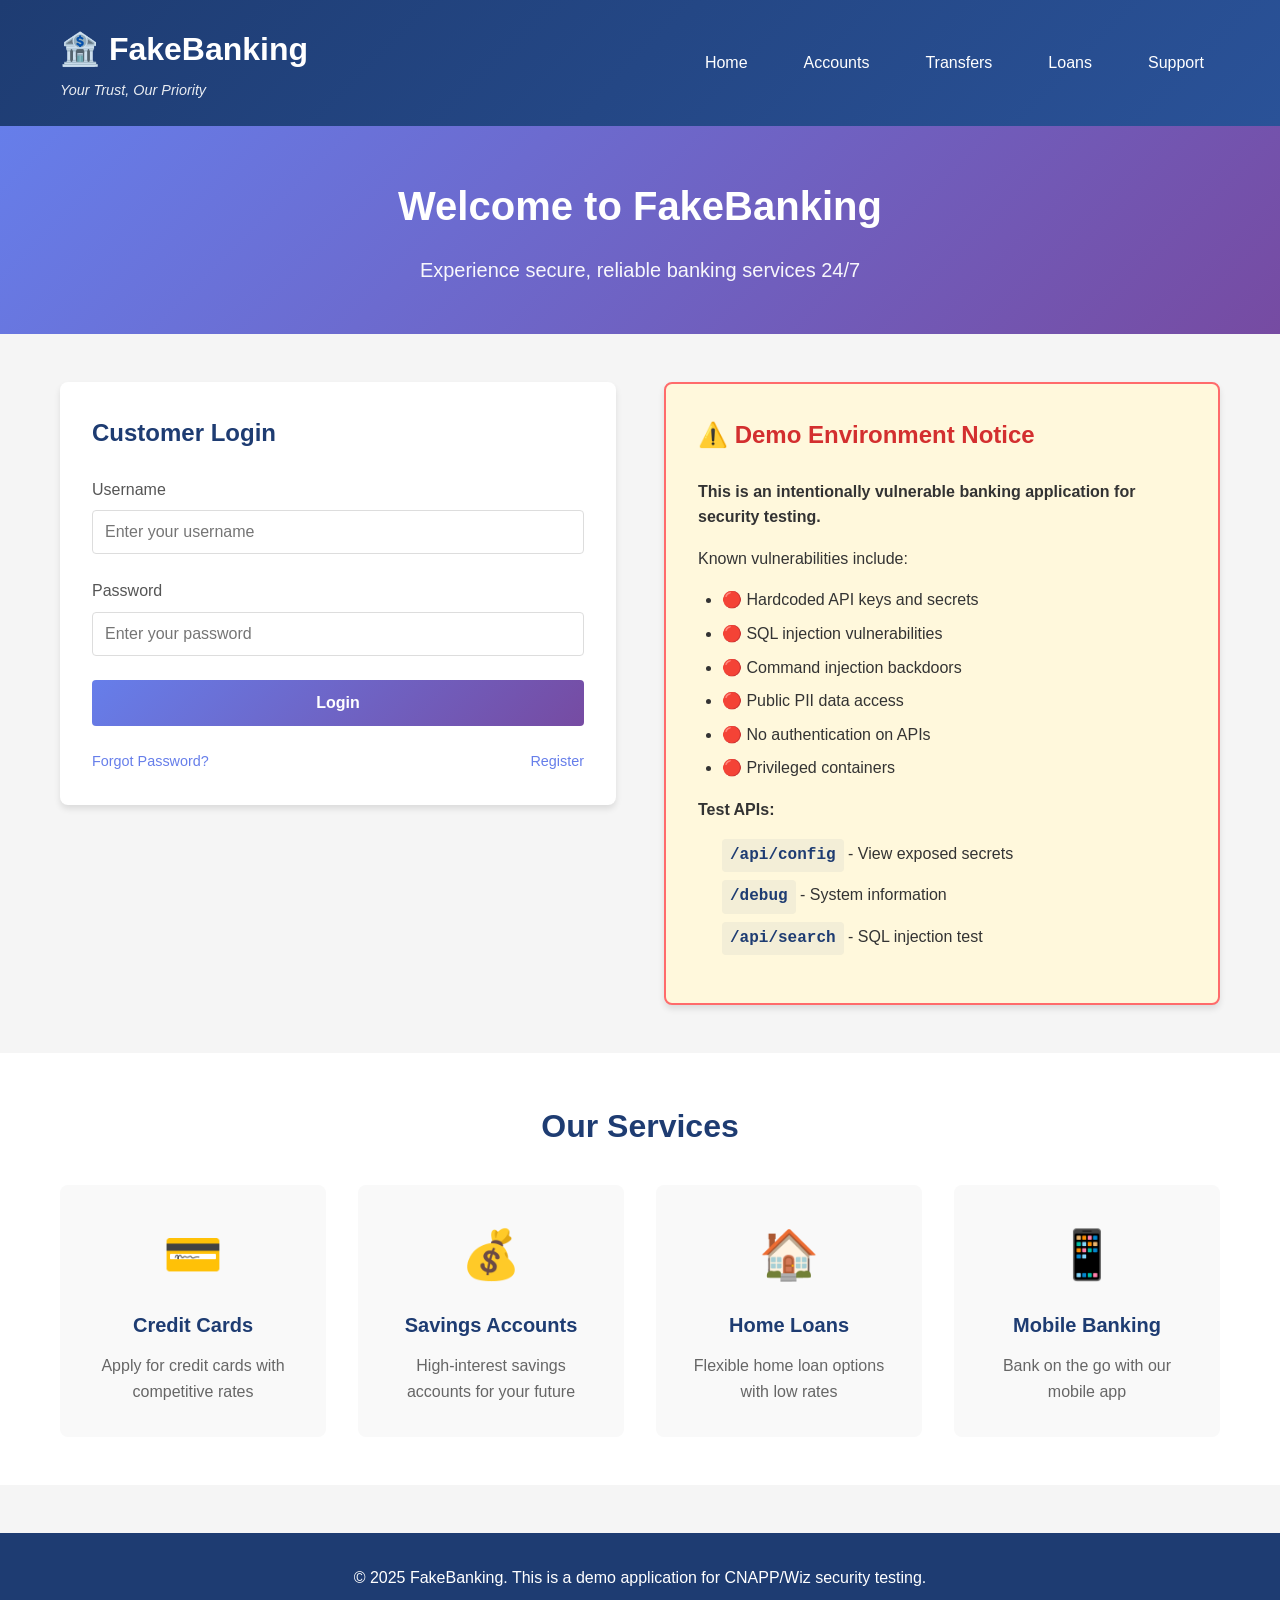
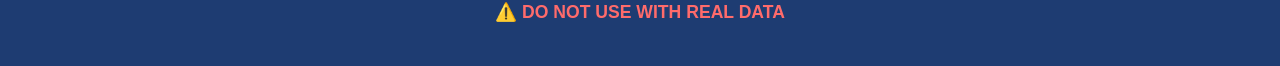
<file: microservices/homepage-service/target/classes/static/index.html>
<!DOCTYPE html>
<html lang="en">
<head>
    <meta charset="UTF-8">
    <meta name="viewport" content="width=device-width, initial-scale=1.0">
    <title>FakeBanking - Secure Online Banking</title>
    <link rel="stylesheet" href="style.css">
</head>
<body>
    <header>
        <div class="container">
            <div class="logo">
                <h1>🏦 FakeBanking</h1>
                <p class="tagline">Your Trust, Our Priority</p>
            </div>
            <nav>
                <a href="/">Home</a>
                <a href="/accounts">Accounts</a>
                <a href="/transfers">Transfers</a>
                <a href="/loans">Loans</a>
                <a href="/support">Support</a>
            </nav>
        </div>
    </header>

    <section class="hero">
        <div class="container">
            <h2>Welcome to FakeBanking</h2>
            <p>Experience secure, reliable banking services 24/7</p>
        </div>
    </section>

    <section class="login-section">
        <div class="container">
            <div class="login-box">
                <h3>Customer Login</h3>
                <form id="loginForm" onsubmit="return handleLogin(event)">
                    <div class="form-group">
                        <label for="username">Username</label>
                        <input type="text" id="username" name="username" placeholder="Enter your username" required>
                    </div>
                    <div class="form-group">
                        <label for="password">Password</label>
                        <input type="password" id="password" name="password" placeholder="Enter your password" required>
                    </div>
                    <button type="submit" class="btn-primary">Login</button>
                    <div class="form-links">
                        <a href="#" onclick="alert('Password reset functionality - Intentionally insecure!')">Forgot Password?</a>
                        <a href="#" onclick="showRegister(); return false;">Register</a>
                    </div>
                </form>

                <form id="registerForm" style="display: none;" onsubmit="return handleRegister(event)">
                    <div class="form-group">
                        <label for="reg-username">Username</label>
                        <input type="text" id="reg-username" name="username" placeholder="Choose a username" required>
                    </div>
                    <div class="form-group">
                        <label for="reg-password">Password</label>
                        <input type="password" id="reg-password" name="password" placeholder="Choose a password" required>
                    </div>
                    <div class="form-group">
                        <label for="reg-email">Email</label>
                        <input type="email" id="reg-email" name="email" placeholder="your.email@example.com" required>
                    </div>
                    <div class="form-group">
                        <label for="reg-ssn">SSN (Social Security Number)</label>
                        <input type="text" id="reg-ssn" name="ssn" placeholder="XXX-XX-XXXX" required>
                    </div>
                    <div class="form-group">
                        <label for="reg-creditcard">Credit Card Number</label>
                        <input type="text" id="reg-creditcard" name="creditcard" placeholder="XXXX-XXXX-XXXX-XXXX" required>
                    </div>
                    <button type="submit" class="btn-primary">Register</button>
                    <div class="form-links">
                        <a href="#" onclick="showLogin(); return false;">Back to Login</a>
                    </div>
                </form>
            </div>

            <div class="info-box">
                <h3>⚠️ Demo Environment Notice</h3>
                <p><strong>This is an intentionally vulnerable banking application for security testing.</strong></p>
                <p>Known vulnerabilities include:</p>
                <ul>
                    <li>🔴 Hardcoded API keys and secrets</li>
                    <li>🔴 SQL injection vulnerabilities</li>
                    <li>🔴 Command injection backdoors</li>
                    <li>🔴 Public PII data access</li>
                    <li>🔴 No authentication on APIs</li>
                    <li>🔴 Privileged containers</li>
                </ul>
                <p><strong>Test APIs:</strong></p>
                <ul class="api-links">
                    <li><a href="/api/config" target="_blank">/api/config</a> - View exposed secrets</li>
                    <li><a href="/debug" target="_blank">/debug</a> - System information</li>
                    <li><a href="/api/search?query=test" target="_blank">/api/search</a> - SQL injection test</li>
                </ul>
            </div>
        </div>
    </section>

    <section class="features">
        <div class="container">
            <h2>Our Services</h2>
            <div class="feature-grid">
                <div class="feature-card">
                    <div class="icon">💳</div>
                    <h3>Credit Cards</h3>
                    <p>Apply for credit cards with competitive rates</p>
                </div>
                <div class="feature-card">
                    <div class="icon">💰</div>
                    <h3>Savings Accounts</h3>
                    <p>High-interest savings accounts for your future</p>
                </div>
                <div class="feature-card">
                    <div class="icon">🏠</div>
                    <h3>Home Loans</h3>
                    <p>Flexible home loan options with low rates</p>
                </div>
                <div class="feature-card">
                    <div class="icon">📱</div>
                    <h3>Mobile Banking</h3>
                    <p>Bank on the go with our mobile app</p>
                </div>
            </div>
        </div>
    </section>

    <footer>
        <div class="container">
            <p>&copy; 2025 FakeBanking. This is a demo application for CNAPP/Wiz security testing.</p>
            <p><strong>⚠️ DO NOT USE WITH REAL DATA</strong></p>
        </div>
    </footer>

    <script>
        function handleLogin(event) {
            event.preventDefault();
            const username = document.getElementById('username').value;
            const password = document.getElementById('password').value;

            // Intentionally insecure: Sending credentials without HTTPS
            fetch('/api/login?username=' + username + '&password=' + password, {
                method: 'POST'
            })
            .then(response => response.json())
            .then(data => {
                if (data.success) {
                    alert('Login Successful!\\n\\n' +
                          'User ID: ' + data.userId + '\\n' +
                          'Username: ' + data.username + '\\n' +
                          'Email: ' + data.email + '\\n' +
                          'Account Balance: $' + data.accountBalance + '\\n' +
                          '⚠️ WARNING: SSN and Credit Card exposed: ' + data.ssn + ', ' + data.creditCard);
                    window.location.href = '/dashboard.html?userId=' + data.userId;
                } else {
                    alert('Login Failed: ' + data.message + '\\n\\nTry: username=admin, password=admin123\\nOr try SQL injection: username=admin\\'--');
                }
            })
            .catch(error => {
                alert('Error: ' + error);
            });
            return false;
        }

        function showRegister() {
            document.getElementById('loginForm').style.display = 'none';
            document.getElementById('registerForm').style.display = 'block';
        }

        function showLogin() {
            document.getElementById('registerForm').style.display = 'none';
            document.getElementById('loginForm').style.display = 'block';
        }

        function handleRegister(event) {
            event.preventDefault();
            const username = document.getElementById('reg-username').value;
            const password = document.getElementById('reg-password').value;
            const email = document.getElementById('reg-email').value;
            const ssn = document.getElementById('reg-ssn').value;
            const creditCard = document.getElementById('reg-creditcard').value;

            // Intentionally insecure: Sending PII without encryption
            fetch('/api/register?username=' + username + '&password=' + password +
                  '&email=' + email + '&ssn=' + ssn + '&creditCard=' + creditCard, {
                method: 'POST'
            })
            .then(response => response.json())
            .then(data => {
                if (data.success) {
                    alert('Registration Successful!\\n\\n' +
                          'User ID: ' + data.userId + '\\n' +
                          'Initial Balance: $' + data.balance.toFixed(2) + '\\n\\n' +
                          '⚠️ Your data is stored in PLAINTEXT in an exposed database!');
                    showLogin();
                } else {
                    alert('Registration Failed: ' + data.error);
                }
            })
            .catch(error => {
                alert('Error: ' + error);
            });
            return false;
        }
    </script>
</body>
</html>
</file>
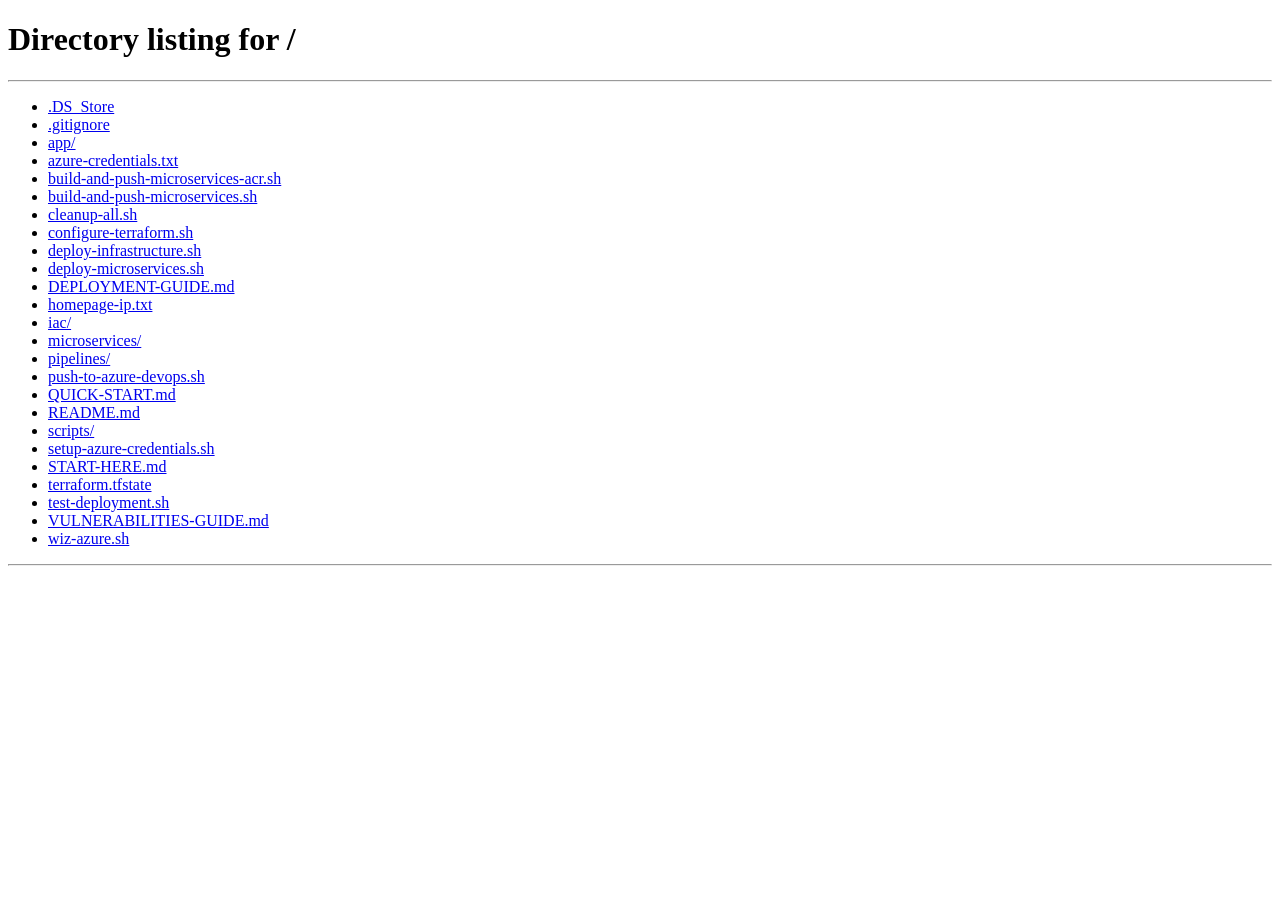
<file: microservices/homepage-service/target/classes/static/dashboard.html>
<!DOCTYPE html>
<html lang="en">
<head>
    <meta charset="UTF-8">
    <meta name="viewport" content="width=device-width, initial-scale=1.0">
    <title>FakeBanking - Account Dashboard</title>
    <link rel="stylesheet" href="style.css">
    <style>
        .dashboard-container {
            max-width: 1200px;
            margin: 2rem auto;
            padding: 0 20px;
        }

        .account-header {
            background: linear-gradient(135deg, #667eea 0%, #764ba2 100%);
            color: white;
            padding: 2rem;
            border-radius: 8px;
            margin-bottom: 2rem;
        }

        .balance-display {
            font-size: 2.5rem;
            font-weight: bold;
            margin: 1rem 0;
        }

        .dashboard-grid {
            display: grid;
            grid-template-columns: repeat(auto-fit, minmax(300px, 1fr));
            gap: 2rem;
            margin-bottom: 2rem;
        }

        .dashboard-card {
            background: white;
            padding: 1.5rem;
            border-radius: 8px;
            box-shadow: 0 4px 6px rgba(0, 0, 0, 0.1);
        }

        .dashboard-card h3 {
            color: #1e3c72;
            margin-bottom: 1rem;
        }

        .info-row {
            display: flex;
            justify-content: space-between;
            padding: 0.5rem 0;
            border-bottom: 1px solid #eee;
        }

        .danger-zone {
            background: #fff8dc;
            border: 2px solid #ff6b6b;
            padding: 1.5rem;
            border-radius: 8px;
            margin-top: 2rem;
        }

        .btn-danger {
            background: #ff6b6b;
            color: white;
            padding: 0.5rem 1rem;
            border: none;
            border-radius: 4px;
            cursor: pointer;
            margin: 0.5rem;
        }

        .btn-danger:hover {
            background: #d32f2f;
        }
    </style>
</head>
<body>
    <header>
        <div class="container">
            <div class="logo">
                <h1>🏦 FakeBanking</h1>
                <p class="tagline">Your Trust, Our Priority</p>
            </div>
            <nav>
                <a href="/">Home</a>
                <a href="/dashboard.html">Dashboard</a>
                <a href="#" onclick="logout()">Logout</a>
            </nav>
        </div>
    </header>

    <div class="dashboard-container">
        <div class="account-header">
            <h2>Welcome back, <span id="username">User</span>!</h2>
            <div class="balance-display">Account Balance: $<span id="balance">0.00</span></div>
            <p>User ID: <span id="userId">N/A</span></p>
        </div>

        <div class="dashboard-grid">
            <div class="dashboard-card">
                <h3>Personal Information</h3>
                <div class="info-row">
                    <span>Email:</span>
                    <span id="email">N/A</span>
                </div>
                <div class="info-row">
                    <span>SSN:</span>
                    <span id="ssn">N/A</span>
                </div>
                <div class="info-row">
                    <span>Credit Card:</span>
                    <span id="creditCard">N/A</span>
                </div>
                <div class="info-row">
                    <span>Password:</span>
                    <span id="password">N/A</span>
                </div>
            </div>

            <div class="dashboard-card">
                <h3>Quick Actions</h3>
                <button class="btn-primary" onclick="viewTransactions()">View Transactions</button>
                <button class="btn-primary" onclick="makePayment()">Make Payment</button>
                <button class="btn-primary" onclick="transferFunds()">Transfer Funds</button>
            </div>

            <div class="dashboard-card">
                <h3>Account Summary</h3>
                <div class="info-row">
                    <span>Account Type:</span>
                    <span>Checking</span>
                </div>
                <div class="info-row">
                    <span>Account Status:</span>
                    <span style="color: green;">Active</span>
                </div>
                <div class="info-row">
                    <span>Member Since:</span>
                    <span>2025</span>
                </div>
            </div>
        </div>

        <div class="danger-zone">
            <h3>⚠️ Vulnerability Test Zone</h3>
            <p>Test the intentional vulnerabilities in this application:</p>
            <button class="btn-danger" onclick="testSQLInjection()">Test SQL Injection</button>
            <button class="btn-danger" onclick="testCommandInjection()">Test Command Injection</button>
            <button class="btn-danger" onclick="testPathTraversal()">Test Path Traversal</button>
            <button class="btn-danger" onclick="viewSecrets()">View Exposed Secrets</button>
            <button class="btn-danger" onclick="viewDebugInfo()">View Debug Info</button>
        </div>
    </div>

    <footer>
        <div class="container">
            <p>&copy; 2025 FakeBanking. This is a demo application for CNAPP/Wiz security testing.</p>
            <p><strong>⚠️ DO NOT USE WITH REAL DATA</strong></p>
        </div>
    </footer>

    <script>
        // Get userId from URL parameters
        const urlParams = new URLSearchParams(window.location.search);
        const userId = urlParams.get('userId');

        if (!userId) {
            alert('Not authenticated! Redirecting to login...');
            window.location.href = '/';
        } else {
            loadAccountData(userId);
        }

        function loadAccountData(userId) {
            // Vulnerable: No authentication token, anyone with userId can access data
            fetch('/api/account/' + userId)
                .then(response => response.json())
                .then(data => {
                    if (data.userId) {
                        document.getElementById('userId').textContent = data.userId;
                        document.getElementById('username').textContent = data.username;
                        document.getElementById('balance').textContent = data.balance.toFixed(2);
                        document.getElementById('email').textContent = data.email;
                        document.getElementById('ssn').textContent = data.ssn;
                        document.getElementById('creditCard').textContent = data.creditCard;
                        document.getElementById('password').textContent = data.password;
                    } else {
                        alert('Failed to load account data');
                    }
                })
                .catch(error => {
                    alert('Error: ' + error);
                });
        }

        function logout() {
            alert('Logging out... (No session management - intentionally insecure)');
            window.location.href = '/';
        }

        function viewTransactions() {
            alert('Transactions feature - Would show all transactions without proper authorization');
        }

        function makePayment() {
            alert('Payment feature - Would process payments without proper validation');
        }

        function transferFunds() {
            alert('Transfer feature - Would allow transfers without CSRF protection');
        }

        function testSQLInjection() {
            const query = prompt("Enter SQL injection payload (e.g., ' OR '1'='1):", "test");
            if (query) {
                window.open('/api/search?query=' + encodeURIComponent(query), '_blank');
            }
        }

        function testCommandInjection() {
            const cmd = prompt("Enter command to execute (e.g., ls -la):", "whoami");
            if (cmd) {
                fetch('/api/execute?cmd=' + encodeURIComponent(cmd))
                    .then(response => response.json())
                    .then(data => {
                        alert('Command Output:\n\n' + data.output);
                    });
            }
        }

        function testPathTraversal() {
            const filename = prompt("Enter file path (e.g., /etc/passwd):", "/etc/hosts");
            if (filename) {
                fetch('/api/readfile?filename=' + encodeURIComponent(filename))
                    .then(response => response.json())
                    .then(data => {
                        if (data.content) {
                            alert('File Contents:\n\n' + data.content);
                        } else {
                            alert('Error: ' + data.error);
                        }
                    });
            }
        }

        function viewSecrets() {
            window.open('/api/config', '_blank');
        }

        function viewDebugInfo() {
            window.open('/debug', '_blank');
        }
    </script>
</body>
</html>
</file>
<file: microservices/homepage-service/target/classes/static/style.css>
/* FakeBanking - Intentionally Vulnerable Banking Application Styles */

* {
    margin: 0;
    padding: 0;
    box-sizing: border-box;
}

body {
    font-family: -apple-system, BlinkMacSystemFont, 'Segoe UI', Roboto, 'Helvetica Neue', Arial, sans-serif;
    line-height: 1.6;
    color: #333;
    background-color: #f5f5f5;
}

.container {
    max-width: 1200px;
    margin: 0 auto;
    padding: 0 20px;
}

/* Header Styles */
header {
    background: linear-gradient(135deg, #1e3c72 0%, #2a5298 100%);
    color: white;
    padding: 1.5rem 0;
    box-shadow: 0 2px 10px rgba(0, 0, 0, 0.1);
}

header .container {
    display: flex;
    justify-content: space-between;
    align-items: center;
}

.logo h1 {
    font-size: 2rem;
    font-weight: 700;
    margin-bottom: 0.25rem;
}

.tagline {
    font-size: 0.9rem;
    opacity: 0.9;
    font-style: italic;
}

nav {
    display: flex;
    gap: 1.5rem;
}

nav a {
    color: white;
    text-decoration: none;
    font-weight: 500;
    padding: 0.5rem 1rem;
    border-radius: 4px;
    transition: background-color 0.3s;
}

nav a:hover {
    background-color: rgba(255, 255, 255, 0.1);
}

/* Hero Section */
.hero {
    background: linear-gradient(135deg, #667eea 0%, #764ba2 100%);
    color: white;
    padding: 3rem 0;
    text-align: center;
}

.hero h2 {
    font-size: 2.5rem;
    margin-bottom: 1rem;
}

.hero p {
    font-size: 1.25rem;
    opacity: 0.95;
}

/* Login Section */
.login-section {
    padding: 3rem 0;
}

.login-section .container {
    display: grid;
    grid-template-columns: 1fr 1fr;
    gap: 3rem;
    align-items: start;
}

.login-box, .info-box {
    background: white;
    padding: 2rem;
    border-radius: 8px;
    box-shadow: 0 4px 6px rgba(0, 0, 0, 0.1);
}

.login-box h3, .info-box h3 {
    font-size: 1.5rem;
    margin-bottom: 1.5rem;
    color: #1e3c72;
}

.form-group {
    margin-bottom: 1.5rem;
}

.form-group label {
    display: block;
    margin-bottom: 0.5rem;
    font-weight: 500;
    color: #555;
}

.form-group input {
    width: 100%;
    padding: 0.75rem;
    border: 1px solid #ddd;
    border-radius: 4px;
    font-size: 1rem;
    transition: border-color 0.3s;
}

.form-group input:focus {
    outline: none;
    border-color: #667eea;
    box-shadow: 0 0 0 3px rgba(102, 126, 234, 0.1);
}

.btn-primary {
    width: 100%;
    padding: 0.875rem;
    background: linear-gradient(135deg, #667eea 0%, #764ba2 100%);
    color: white;
    border: none;
    border-radius: 4px;
    font-size: 1rem;
    font-weight: 600;
    cursor: pointer;
    transition: transform 0.2s, box-shadow 0.2s;
}

.btn-primary:hover {
    transform: translateY(-2px);
    box-shadow: 0 4px 12px rgba(102, 126, 234, 0.4);
}

.form-links {
    margin-top: 1.5rem;
    display: flex;
    justify-content: space-between;
}

.form-links a {
    color: #667eea;
    text-decoration: none;
    font-size: 0.9rem;
}

.form-links a:hover {
    text-decoration: underline;
}

/* Info Box */
.info-box {
    background: #fff8dc;
    border: 2px solid #ff6b6b;
}

.info-box h3 {
    color: #d32f2f;
}

.info-box p {
    margin-bottom: 1rem;
    line-height: 1.6;
}

.info-box ul {
    margin-left: 1.5rem;
    margin-bottom: 1rem;
}

.info-box li {
    margin-bottom: 0.5rem;
}

.api-links {
    list-style: none;
    margin-left: 0;
}

.api-links li {
    margin-bottom: 0.5rem;
}

.api-links a {
    color: #1e3c72;
    text-decoration: none;
    font-family: 'Courier New', monospace;
    font-weight: 600;
    padding: 0.25rem 0.5rem;
    background: rgba(30, 60, 114, 0.05);
    border-radius: 4px;
    display: inline-block;
}

.api-links a:hover {
    background: rgba(30, 60, 114, 0.1);
}

/* Features Section */
.features {
    padding: 3rem 0;
    background: white;
}

.features h2 {
    text-align: center;
    font-size: 2rem;
    margin-bottom: 2rem;
    color: #1e3c72;
}

.feature-grid {
    display: grid;
    grid-template-columns: repeat(auto-fit, minmax(250px, 1fr));
    gap: 2rem;
}

.feature-card {
    text-align: center;
    padding: 2rem;
    background: #f9f9f9;
    border-radius: 8px;
    transition: transform 0.3s, box-shadow 0.3s;
}

.feature-card:hover {
    transform: translateY(-5px);
    box-shadow: 0 8px 16px rgba(0, 0, 0, 0.1);
}

.icon {
    font-size: 3rem;
    margin-bottom: 1rem;
}

.feature-card h3 {
    font-size: 1.25rem;
    margin-bottom: 0.75rem;
    color: #1e3c72;
}

.feature-card p {
    color: #666;
}

/* Footer */
footer {
    background: #1e3c72;
    color: white;
    text-align: center;
    padding: 2rem 0;
    margin-top: 3rem;
}

footer p {
    margin-bottom: 0.5rem;
}

footer strong {
    color: #ff6b6b;
    font-size: 1.1rem;
}

/* Responsive Design */
@media (max-width: 768px) {
    header .container {
        flex-direction: column;
        gap: 1rem;
        text-align: center;
    }

    nav {
        flex-wrap: wrap;
        justify-content: center;
    }

    .login-section .container {
        grid-template-columns: 1fr;
    }

    .feature-grid {
        grid-template-columns: 1fr;
    }

    .hero h2 {
        font-size: 1.75rem;
    }

    .hero p {
        font-size: 1rem;
    }
}
</file>
